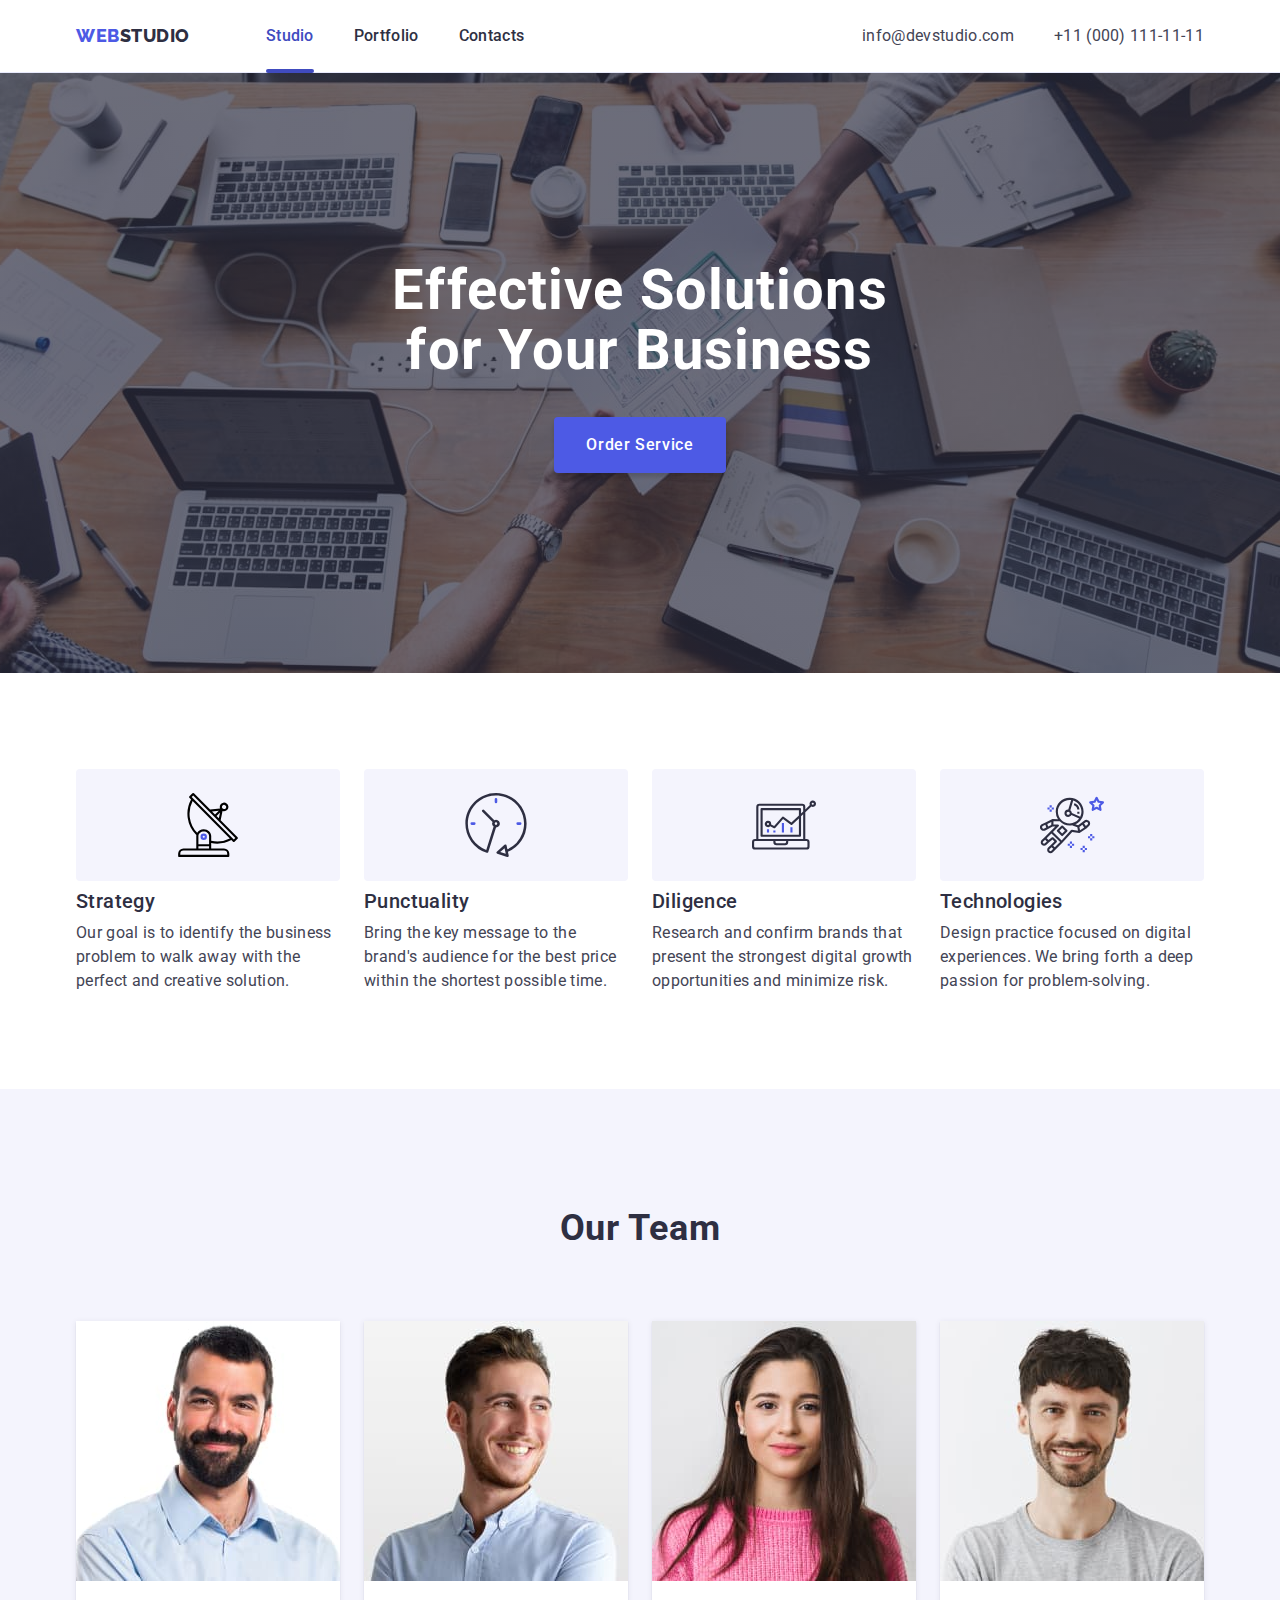
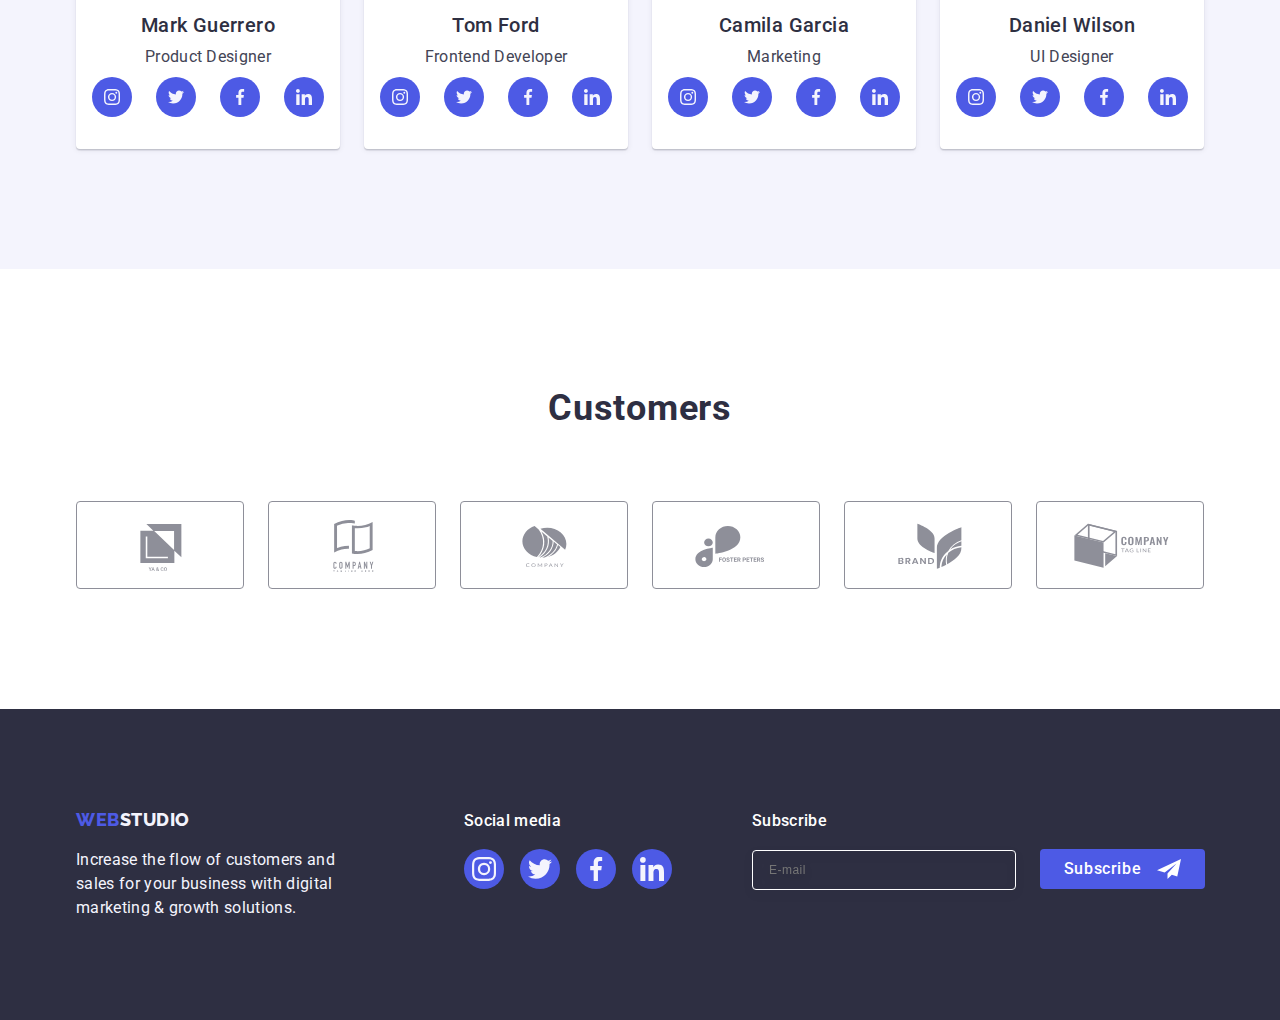
<file: index.html>
<!DOCTYPE html>
<html lang="en">
  <head>
    <meta charset="UTF-8" />
    <meta http-equiv="X-UA-Compatible" content="IE=edge" />
    <meta name="viewport" content="width=device-width, initial-scale=1.0" />
    <title>Webstudio</title>
    <link rel="preconnect" href="https://fonts.googleapis.com" />
    <link rel="preconnect" href="https://fonts.gstatic.com" crossorigin />
    <link rel="preconnect" href="https://fonts.googleapis.com" />
    <link rel="preconnect" href="https://fonts.gstatic.com" crossorigin />
    <link
      href="https://fonts.googleapis.com/css2?family=Raleway:wght@800&family=Roboto:wght@400;500;700;900&display=swap"
      rel="stylesheet"
    />
    <link
      rel="stylesheet"
      href="https://cdnjs.cloudflare.com/ajax/libs/modern-normalize/2.0.0/modern-normalize.min.css"
      integrity="sha512-4xo8blKMVCiXpTaLzQSLSw3KFOVPWhm/TRtuPVc4WG6kUgjH6J03IBuG7JZPkcWMxJ5huwaBpOpnwYElP/m6wg=="
      crossorigin="anonymous"
      referrerpolicy="no-referrer"
    />
    <link rel="stylesheet" href="./css/styles.css" />
  </head>
  <body>
    <header class="header-border">
      <div class="container header-container">
        <nav class="header-navigation">
          <a class="link web" href="./index.html"
            >Web<span class="web-studio">Studio</span></a
          >
          <ul class="header-navigation-list list">
            <li class="navigation-list">
              <a href="./index.html" class="header-nav link current">Studio</a>
            </li>
            <li class="navigation-list">
              <a href="./portfolio.html" class="header-nav link">Portfolio</a>
            </li>
            <li class="navigation-list">
              <a href="" class="header-nav link">Contacts</a>
            </li>
          </ul>
        </nav>
        <address class="adress">
          <ul class="header-navigation-adress list">
            <li>
              <a class="btn-adress-nav link" href="mailto:info@devstudio.com"
                >info@devstudio.com
              </a>
            </li>
            <li>
              <a class="btn-adress-nav link" href="tel:+110001111111"
                >+11 (000) 111-11-11</a
              >
            </li>
          </ul>
        </address>
        <button type="button" class="mobile__button" data-menu-open>
          <svg class="mobile__button_open" width="32" height="22">
            <use href="./images/icons.svg#icon-hamburger"></use>
          </svg>
        </button>
		  <div class="mobile__modal is-hidden" data-menu>
				<ul class="mobile__list list">
					<li class="mobile__item ">
					  <a href="./index1.html" class="mobile__header__nav link mobile__current">Studio</a>
					</li>
					<li class="mobile__item">
					  <a href="./portfolio.html" class="mobile__header__nav link">Portfolio</a>
					</li>
					<li class="mobile__item">
					  <a href="" class="mobile__header__nav link">Contacts</a>
					</li>
				 </ul>
			 <div class="mobile__bottom">
				 <ul class="mobile__contacts">
            <li class="mobile__list list">
              <a
                class="mobile__phone link"
					 href="tel:+380961111111"
              >
				  +38 096 111 11 11</a
              >
            </li>
            <li class="mobile__list list">
					<a
					  class="mobile__emailadress link"
					  href="mailto:info@devstudio.com"
					>
					info@devstudio.com</a
					>
				 </li>
            </li>
          </ul>
			 <ul class="list mobile__society">
            <li class="societ__item">
              <a href="" class="svg-link">
                <svg class="social-link" width="24" height="24">
                  <use href="./images/icons.svg#icon-instagram-2"></use>
                </svg>
              </a>
            </li>
            <li class="societ__item">
              <a href="" class="svg-link">
                <svg class="social-link" width="24" height="24">
                  <use href="./images/icons.svg#icon-twitter-1"></use>
                </svg>
              </a>
            </li>
            <li class="societ__item">
              <a href="" class="svg-link">
                <svg class="social-link" width="24" height="24">
                  <use href="./images/icons.svg#icon-facebook-1"></use>
                </svg>
              </a>
            </li>
            <li class="societ__item">
              <a href="" class="svg-link">
                <svg class="social-link" width="24" height="24">
                  <use href="./images/icons.svg#icon-linkedin-1"></use>
                </svg>
              </a>
            </li>
          </ul>
			</div>
			 <button class="menu__svg" type="button" data-menu-close>
				<svg class="menu__close" width="8" height="8">
				  <use href="./images/icons.svg#icon-close"></use>
				</svg>
			 </button>
	</div>
      </div>
    </header>
    <main>
		<section class="heero section">
			<div class="container">
			  <h1 class="heero-text">Effective Solutions for Your Business</h1>
			  <button type="button" class="btn-heero" data-modal-open>
				 Order Service
			  </button>
			</div>
		 </section>
		 <section class="description section">
			<div class="container">
			  <h2 class="visually-hidden">Our Rules</h2>
			  <ul class="list rules-main-list">
				 <li class="rules-list">
					<div class="rules-list-svg">
					  <svg width="64" height="64">
						 <use href="./images/icons.svg#icon-antenna-1"></use>
					  </svg>
					</div>
					<h3 class="description-main">Strategy</h3>
					<p class="description-secondary">
					  Our goal is to identify the business problem to walk away with
					  the perfect and creative solution.
					</p>
				 </li>
				 <li class="rules-list">
					<div class="rules-list-svg">
					  <svg width="64" height="64">
						 <use href="./images/icons.svg#icon-clock-1"></use>
					  </svg>
					</div>
					<h3 class="description-main">Punctuality</h3>
					<p class="description-secondary">
					  Bring the key message to the brand's audience for the best price
					  within the shortest possible time.
					</p>
				 </li>
				 <li class="rules-list">
					<div class="rules-list-svg">
					  <svg width="64" height="64">
						 <use href="./images/icons.svg#icon-diagram-1"></use>
					  </svg>
					</div>
					<h3 class="description-main">Diligence</h3>
					<p class="description-secondary">
					  Research and confirm brands that present the strongest digital
					  growth opportunities and minimize risk.
					</p>
				 </li>
				 <li class="rules-list">
					<div class="rules-list-svg">
					  <svg width="64" height="64">
						 <use href="./images/icons.svg#icon-astronaut-1"></use>
					  </svg>
					</div>
					<h3 class="description-main">Technologies</h3>
					<p class="description-secondary">
					  Design practice focused on digital experiences. We bring forth a
					  deep passion for problem-solving.
					</p>
				 </li>
			  </ul>
			</div>
		 </section>
		 <section class="team section">
			<div class="container">
			  <h2 class="team-our">Our Team</h2>
			  <ul class="list team-mainlist">
				 <li class="team-list">
					<picture>
						<source 
						srcset="./images/Mark.jpg 1x,
						./images/Mark-2x.jpg 2x"
						type="image/jpeg">
						<img  src="./images/Mark.jpg" alt="Mark_Photo" loading="lazy">
				 </picture>
					<div class="container-team">
					  <h3 class="team-names">Mark Guerrero</h3>
					  <p class="team-professions">Product Designer</p>
					  <ul class="list social-list">
						 <li class="social-item">
							<a href="" class="svg-link">
							  <svg class="social-link" width="16" height="16">
								 <use href="./images/icons.svg#icon-instagram-2"></use>
							  </svg>
							</a>
						 </li>
						 <li class="social-item">
							<a href="" class="svg-link">
							  <svg class="social-link" width="16" height="16">
								 <use href="./images/icons.svg#icon-twitter-1"></use>
							  </svg>
							</a>
						 </li>
						 <li class="social-item">
							<a href="" class="svg-link">
							  <svg class="social-link" width="16" height="16">
								 <use href="./images/icons.svg#icon-facebook-1"></use>
							  </svg>
							</a>
						 </li>
						 <li class="social-item">
							<a href="" class="svg-link">
							  <svg class="social-link" width="16" height="16">
								 <use href="./images/icons.svg#icon-linkedin-1"></use>
							  </svg>
							</a>
						 </li>
					  </ul>
					</div>
				 </li>
				 <li class="team-list">
					<picture>
						<source 
						srcset="./images/Tom.jpg 1x,
						./images/Tom-2x.jpg 2x"
						type="image/jpeg">
						<img  src="./images/Tom.jpg" alt="Tom_Photo" loading="lazy">
				 </picture>
					<div class="container-team">
					  <h3 class="team-names">Tom Ford</h3>
					  <p class="team-professions">Frontend Developer</p>
					  <ul class="list social-list">
						 <li class="social-item">
							<a href="" class="svg-link">
							  <svg class="social-link" width="16" height="16">
								 <use href="./images/icons.svg#icon-instagram-2"></use>
							  </svg>
							</a>
						 </li>
						 <li class="social-item">
							<a href="" class="svg-link">
							  <svg class="social-link" width="16" height="16">
								 <use href="./images/icons.svg#icon-twitter-1"></use>
							  </svg>
							</a>
						 </li>
						 <li class="social-item">
							<a href="" class="svg-link">
							  <svg class="social-link" width="16" height="16">
								 <use href="./images/icons.svg#icon-facebook-1"></use>
							  </svg>
							</a>
						 </li>
						 <li class="social-item">
							<a href="" class="svg-link">
							  <svg class="social-link" width="16" height="16">
								 <use href="./images/icons.svg#icon-linkedin-1"></use>
							  </svg>
							</a>
						 </li>
					  </ul>
					</div>
				 </li>
				 <li class="team-list">
					<picture>
						<source 
						srcset="./images/Camila.jpg 1x,
						./images/Camila-2x.jpg 2x"
						type="image/jpeg">
						<img  src="./images/Camila.jpg" alt="Camila_Photo" loading="lazy">
				 </picture>
					<div class="container-team">
					  <h3 class="team-names">Camila Garcia</h3>
					  <p class="team-professions">Marketing</p>
					  <ul class="list social-list">
						 <li class="social-item">
							<a href="" class="svg-link">
							  <svg class="social-link" width="16" height="16">
								 <use href="./images/icons.svg#icon-instagram-2"></use>
							  </svg>
							</a>
						 </li>
						 <li class="social-item">
							<a href="" class="svg-link">
							  <svg class="social-link" width="16" height="16">
								 <use href="./images/icons.svg#icon-twitter-1"></use>
							  </svg>
							</a>
						 </li>
						 <li class="social-item">
							<a href="" class="svg-link">
							  <svg class="social-link" width="16" height="16">
								 <use href="./images/icons.svg#icon-facebook-1"></use>
							  </svg>
							</a>
						 </li>
						 <li class="social-item">
							<a href="" class="svg-link">
							  <svg class="social-link" width="16" height="16">
								 <use href="./images/icons.svg#icon-linkedin-1"></use>
							  </svg>
							</a>
						 </li>
					  </ul>
					</div>
				 </li>
				 <li class="team-list">
					<picture>
						<source 
						srcset="./images/Daniel.jpg 1x,
						./images/Daniel-2x.jpg 2x"
						type="image/jpeg">
						<img  src="./images/Daniel.jpg" alt="Daniel_Photo" loading="lazy">
				 </picture>
					<div class="container-team">
					  <h3 class="team-names">Daniel Wilson</h3>
					  <p class="team-professions">UI Designer</p>
					  <ul class="list social-list">
						 <li class="social-item">
							<a href="" class="svg-link">
							  <svg class="social-link" width="16" height="16">
								 <use href="./images/icons.svg#icon-instagram-2"></use>
							  </svg>
							</a>
						 </li>
						 <li class="social-item">
							<a href="" class="svg-link">
							  <svg class="social-link" width="16" height="16">
								 <use href="./images/icons.svg#icon-twitter-1"></use>
							  </svg>
							</a>
						 </li>
						 <li class="social-item">
							<a href="" class="svg-link">
							  <svg class="social-link" width="16" height="16">
								 <use href="./images/icons.svg#icon-facebook-1"></use>
							  </svg>
							</a>
						 </li>
						 <li class="social-item">
							<a href="" class="svg-link">
							  <svg class="social-link" width="16" height="16">
								 <use href="./images/icons.svg#icon-linkedin-1"></use>
							  </svg>
							</a>
						 </li>
					  </ul>
					</div>
				 </li>
			  </ul>
			</div>
		 </section>
		 <section class="section customers-container">
			<div class="container ">
			  <h2 class="customers">Customers</h2>
			  <ul class="customers-list list">
				 <li class="customers-item">
					<a href="" class="customers-link-svg">
					  <svg class="customers-svg" width="104" height="56">
						 <use href="./images/icons.svg#icon-Logo"></use>
					  </svg>
					</a>
				 </li>
				 <li class="customers-item">
					<a href="" class="customers-link-svg">
					  <svg class="customers-svg" width="104" height="56">
						 <use href="./images/icons.svg#icon-Logo-1"></use>
					  </svg>
					</a>
				 </li>
				 <li class="customers-item">
					<a href="" class="customers-link-svg">
					  <svg class="customers-svg" width="104" height="56">
						 <use href="./images/icons.svg#icon-Logo-2"></use>
					  </svg>
					</a>
				 </li>
				 <li class="customers-item">
					<a href="" class="customers-link-svg">
					  <svg class="customers-svg" width="104" height="56">
						 <use href="./images/icons.svg#icon-Logo-3"></use>
					  </svg>
					</a>
				 </li>
				 <li class="customers-item">
					<a href="" class="customers-link-svg">
					  <svg class="customers-svg" width="104" height="56">
						 <use href="./images/icons.svg#icon-Logo-4"></use>
					  </svg>
					</a>
				 </li>
				 <li class="customers-item">
					<a href="" class="customers-link-svg">
					  <svg class="customers-svg" width="104" height="56">
						 <use href="./images/icons.svg#icon-Logo-5"></use>
					  </svg>
					</a>
				 </li>
			  </ul>
			</div>
		 </section>
	 </main>
    <footer class="footer">
      <div class="container footer-container">
        <div class="footer-tablet">
          <div class="footer-studio-flex">
            <a href="./index.html" class="link web-footer"
              >Web<span class="web-studio-footer">Studio</span>
            </a>
            <p class="footer-text">
              Increase the flow of customers and sales for your business with
              digital marketing & growth solutions.
            </p>
          </div>
          <div class="footer-social-links">
            <p class="footer-social-media">Social media</p>
            <ul class="list footer-social-list">
              <li class="footer-social-item">
                <a href="" class="svg-link">
                  <svg class="social-link" width="24" height="24">
                    <use href="./images/icons.svg#icon-instagram-2"></use>
                  </svg>
                </a>
              </li>
              <li class="footer-social-item">
                <a href="" class="svg-link">
                  <svg class="social-link" width="24" height="24">
                    <use href="./images/icons.svg#icon-twitter-1"></use>
                  </svg>
                </a>
              </li>
              <li class="footer-social-item">
                <a href="" class="svg-link">
                  <svg class="social-link" width="24" height="24">
                    <use href="./images/icons.svg#icon-facebook-1"></use>
                  </svg>
                </a>
              </li>
              <li class="footer-social-item">
                <a href="" class="svg-link">
                  <svg class="social-link" width="24" height="24">
                    <use href="./images/icons.svg#icon-linkedin-1"></use>
                  </svg>
                </a>
              </li>
            </ul>
          </div>
        </div>
        <div class="footer__form">
          <p class="footer__label">Subscribe</p>
          <form class="footer__email">
            <label class="label-input">
              <input
                type="email"
                name="email"
                placeholder="E-mail"
                class="input"
              />
            </label>
            <button class="label-btn" type="submit">
              Subscribe
              <svg class="label-btn-svg" width="24" height="24">
                <use href="./images/icons.svg#icon-Frame"></use>
              </svg>
            </button>
          </form>
        </div>
      </div>
    </footer>
    <div class="backdrop is-hidden" data-modal>
      <div class="modal container">
        <button type="button" class="modal-close-btn" data-modal-close>
          <svg class="svg-modal" width="8" height="8">
            <use href="./images/icons.svg#icon-close"></use>
          </svg>
        </button>
        <p class="modal-paragraph">
          Leave your contacts and we will call you back
        </p>
        <form class="modal-form">
          <div class="modal-form-container">
            <label class="modal-label" for="user-name"
              ><span class="modal-text">Name </span>
            </label>
            <div class="modal-div-label">
              <input
                type="text"
                id="user-name"
                name="user-name"
                class="modal-input"
              />
              <svg class="svg-form" width="18" height="24">
                <use href="./images/icons.svg#icon-person"></use>
              </svg>
            </div>
          </div>
          <div class="modal-form-container">
            <label class="modal-label" for="tel"
              ><span class="modal-text">Phone</span></label
            >
            <div class="modal-div-label">
              <input type="tel" name="tel" class="modal-input" id="tel" />
              <svg class="svg-form" width="18" height="24">
                <use href="./images/icons.svg#icon-phone"></use>
              </svg>
            </div>
          </div>
          <div class="modal-form-container">
            <label class="modal-label" for="email"
              ><span class="modal-text">Email</span></label
            >
            <div class="modal-div-label">
              <input
                type="email"
                name="email"
                class="modal-input"
                id="email"
              /><svg class="svg-form" width="18" height="24">
                <use href="./images/icons.svg#icon-email"></use>
              </svg>
            </div>
          </div>
          <div class="modal-form-container area">
            <label class="modal-label" for="user-comment">Comment</label>
            <textarea
              name="user-comment"
              id="user-comment"
              rows="7"
              placeholder="Text input"
              class="textarea"
            ></textarea>
          </div>
          <div class="modal-form-container divcheckbox">
            <input
              id="user-privacy"
              type="checkbox"
              class="input-checkbox visually-hidden"
              value="true"
              name="user-privacy"
            />
            <label class="checkbox" for="user-privacy"
              ><span class="check-box">
                <svg width="10" height="8" class="checkbox-svg">
                  <use href="./images/icons.svg#icon-click"></use></svg
              ></span>
              I accept the terms and conditions of the
              <a href="#" class="checkbox-link">Privacy Policy</a></label
            >
          </div>
          <button type="submit" class="modal-label-btn">Send</button>
        </form>
      </div>
    </div>
    <script src="./js/mobile-menu.js"></script>
    <script src="./js/modal.js"></script>
  </body>
</html>
</file>
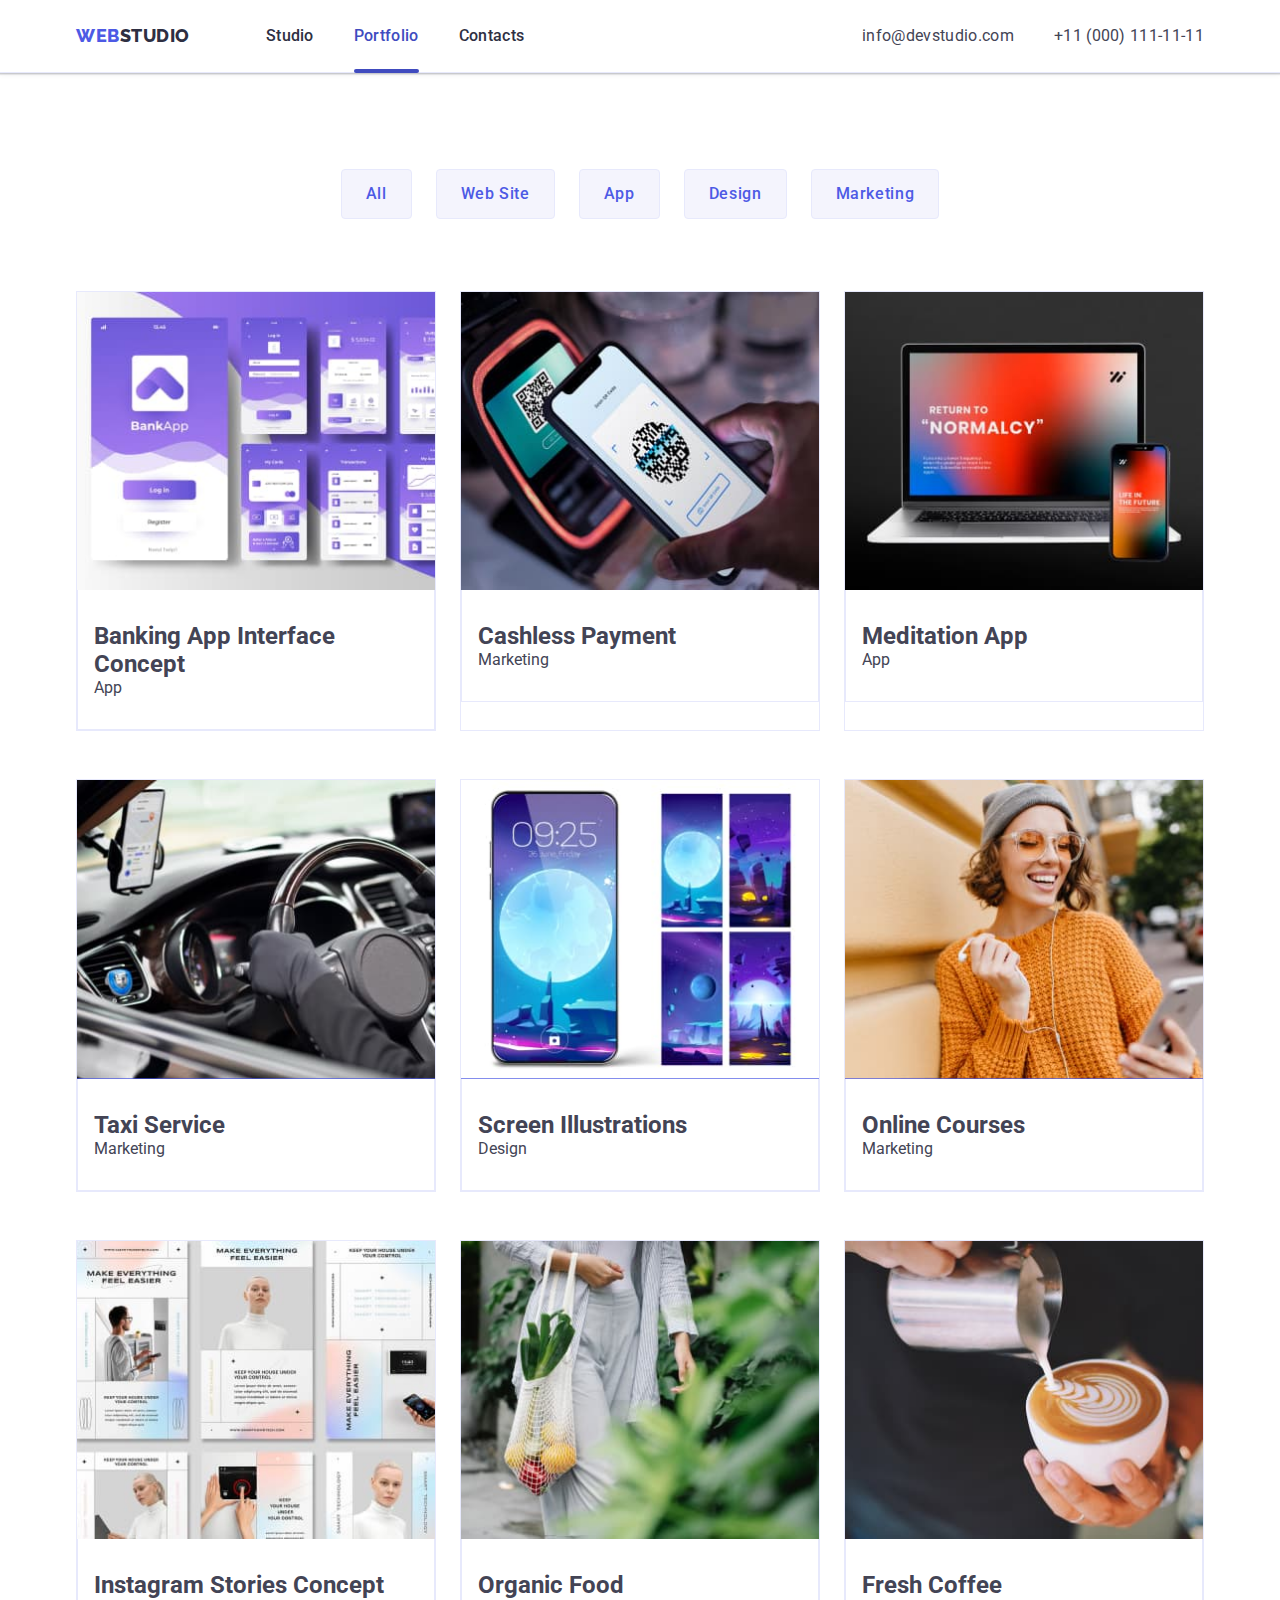
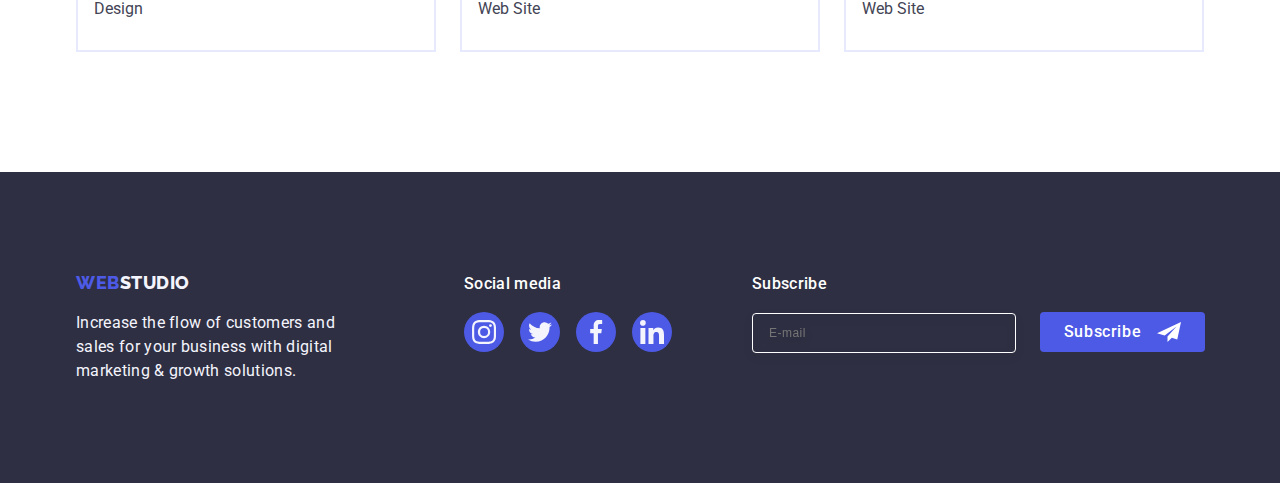
<file: portfolio.html>
<!DOCTYPE html>
<html lang="en">
  <head>
    <meta charset="UTF-8" />
    <meta http-equiv="X-UA-Compatible" content="IE=edge" />
    <meta name="viewport" content="width=device-width, initial-scale=1.0" />
    <title>Portfolio</title>
    <link rel="preconnect" href="https://fonts.googleapis.com" />
    <link rel="preconnect" href="https://fonts.gstatic.com" crossorigin />
    <link rel="preconnect" href="https://fonts.googleapis.com" />
    <link rel="preconnect" href="https://fonts.gstatic.com" crossorigin />
    <link
      href="https://fonts.googleapis.com/css2?family=Raleway:wght@800&family=Roboto:wght@400;500;700;900&display=swap"
      rel="stylesheet"
    />
    <link
      rel="stylesheet"
      href="https://cdnjs.cloudflare.com/ajax/libs/modern-normalize/2.0.0/modern-normalize.min.css"
      integrity="sha512-4xo8blKMVCiXpTaLzQSLSw3KFOVPWhm/TRtuPVc4WG6kUgjH6J03IBuG7JZPkcWMxJ5huwaBpOpnwYElP/m6wg=="
      crossorigin="anonymous"
      referrerpolicy="no-referrer"
    />
    <link rel="stylesheet" href="./css/styles.css" />
  </head>
  <body>
    <header class="header-border">
      <div class="container header-container">
        <nav class="header-navigation">
          <a class="link web" href="./index.html"
            >Web<span class="web-studio">Studio</span></a
          >
          <ul class="header-navigation-list list">
            <li class="navigation-list">
              <a href="./index.html" class="header-nav link">Studio</a>
            </li>
            <li class="navigation-list">
              <a href="./portfolio.html" class="header-nav link current"
                >Portfolio</a
              >
            </li>
            <li class="navigation-list">
              <a href="" class="header-nav link">Contacts</a>
            </li>
          </ul>
        </nav>
        <address class="adress">
          <ul class="header-navigation-adress list">
            <li>
              <a class="btn-adress link" href="mailto:info@devstudio.com"
                >info@devstudio.com
              </a>
            </li>
            <li>
              <a class="btn-adress link" href="tel:+110001111111"
                >+11 (000) 111-11-11</a
              >
            </li>
          </ul>
        </address>
      </div>
    </header>
    <main>
      <section class="section-portfolio-btn">
        <div class="container">
          <h1 class="visually-hidden">Portfolio</h1>
          <ul class="list portfolio-btn">
            <li>
              <button type="button" class="btn">All</button>
            </li>
            <li>
              <button type="button" class="btn">Web Site</button>
            </li>
            <li>
              <button type="button" class="btn">App</button>
            </li>
            <li>
              <button type="button" class="btn">Design</button>
            </li>
            <li>
              <button type="button" class="btn">Marketing</button>
            </li>
          </ul>
          <ul class="list portfolio-list">
            <li class="portfolio-item-list">
              <a href="#" class="link portfolio-link">
                <div class="overlay">
                  <img
                    src="./images/bankingapp.jpg"
                    alt="bankingapp"
                    width="360"
                    height="300"
                  />
                  <p class="overlay-text">
                    14 Stylish and User-Friendly App Design Concepts · Task
                    Manager App · Calorie Tracker App · Exotic Fruit Ecommerce
                    App · Cloud Storage App
                  </p>
                </div>
                <div class="portfolio-container">
                  <h2 class="rules-description">
                    Banking App Interface Concept
                  </h2>
                  <p class="rules-work">App</p>
                </div>
              </a>
            </li>
            <li class="portfolio-item-list">
              <a href="#" class="link portfolio-link">
                <div class="overlay">
                  <img
                    src="./images/payment.jpg"
                    alt="payment"
                    width="360"
                    height="300"
                  />
                  <p class="overlay-text">
                    14 Stylish and User-Friendly App Design Concepts · Task
                    Manager App · Calorie Tracker App · Exotic Fruit Ecommerce
                    App · Cloud Storage App
                  </p>
                </div>
                <div class="portfolio-container">
                  <h2 class="rules-description">Cashless Payment</h2>
                  <p class="rules-work">Marketing</p>
                </div></a
              >
            </li>
            <li class="portfolio-item-list">
              <a href="#" class="link portfolio-link">
                <div class="overlay">
                  <img
                    src="./images/Meditationapp.jpg"
                    alt="Meditation"
                    width="360"
                    height="300"
                  />
                  <p class="overlay-text">
                    14 Stylish and User-Friendly App Design Concepts · Task
                    Manager App · Calorie Tracker App · Exotic Fruit Ecommerce
                    App · Cloud Storage App
                  </p>
                </div>
                <div class="portfolio-container">
                  <h2 class="rules-description">Meditation App</h2>
                  <p class="rules-work">App</p>
                </div></a
              >
            </li>
            <li class="portfolio-item-list">
              <a href="#" class="link portfolio-link">
                <div class="overlay">
                  <img
                    src="./images/Taxi.jpg"
                    alt="TaxiService"
                    width="360"
                    height="300"
                  />
                  <p class="overlay-text">
                    14 Stylish and User-Friendly App Design Concepts · Task
                    Manager App · Calorie Tracker App · Exotic Fruit Ecommerce
                    App · Cloud Storage App
                  </p>
                </div>
                <div class="portfolio-container">
                  <h2 class="rules-description">Taxi Service</h2>
                  <p class="rules-work">Marketing</p>
                </div></a
              >
            </li>
            <li class="portfolio-item-list">
              <a href="#" class="link portfolio-link">
                <div class="overlay">
                  <img
                    src="./images/screen.jpg"
                    alt="screenillustration"
                    width="360"
                    height="300"
                  />
                  <p class="overlay-text">
                    14 Stylish and User-Friendly App Design Concepts · Task
                    Manager App · Calorie Tracker App · Exotic Fruit Ecommerce
                    App · Cloud Storage App
                  </p>
                </div>
                <div class="portfolio-container">
                  <h2 class="rules-description">Screen Illustrations</h2>
                  <p class="rules-work">Design</p>
                </div></a
              >
            </li>
            <li class="portfolio-item-list">
              <a href="#" class="link portfolio-link">
                <div class="overlay">
                  <img
                    src="./images/OnlineCourses.jpg"
                    alt="OnlineCourses"
                    width="360"
                    height="300"
                  />
                  <p class="overlay-text">
                    14 Stylish and User-Friendly App Design Concepts · Task
                    Manager App · Calorie Tracker App · Exotic Fruit Ecommerce
                    App · Cloud Storage App
                  </p>
                </div>
                <div class="portfolio-container">
                  <h2 class="rules-description">Online Courses</h2>
                  <p class="rules-work">Marketing</p>
                </div></a
              >
            </li>
            <li class="portfolio-item-list">
              <a href="#" class="link portfolio-link">
                <div class="overlay">
                  <img
                    src="./images/Instagram.jpg"
                    alt="Instagramstories"
                    width="360"
                    height="300"
                  />
                  <p class="overlay-text">
                    14 Stylish and User-Friendly App Design Concepts · Task
                    Manager App · Calorie Tracker App · Exotic Fruit Ecommerce
                    App · Cloud Storage App
                  </p>
                </div>
                <div class="portfolio-container">
                  <h2 class="rules-description">Instagram Stories Concept</h2>
                  <p class="rules-work">Design</p>
                </div></a
              >
            </li>
            <li class="portfolio-item-list">
              <a href="#" class="link portfolio-link">
                <div class="overlay">
                  <img
                    src="./images/organicfood.jpg"
                    alt="bankingapp"
                    width="360"
                    height="300"
                  />
                  <p class="overlay-text">
                    14 Stylish and User-Friendly App Design Concepts · Task
                    Manager App · Calorie Tracker App · Exotic Fruit Ecommerce
                    App · Cloud Storage App
                  </p>
                </div>
                <div class="portfolio-container">
                  <h2 class="rules-description">Organic Food</h2>
                  <p class="rules-work">Web Site</p>
                </div></a
              >
            </li>
            <li class="portfolio-item-list">
              <a href="#" class="link portfolio-link">
                <div class="overlay">
                  <img
                    src="./images/freshcofee.jpg"
                    alt="freshcofee"
                    width="360"
                    height="300"
                  />
                  <p class="overlay-text">
                    14 Stylish and User-Friendly App Design Concepts · Task
                    Manager App · Calorie Tracker App · Exotic Fruit Ecommerce
                    App · Cloud Storage App
                  </p>
                </div>
                <div class="portfolio-container">
                  <h2 class="rules-description">Fresh Coffee</h2>
                  <p class="rules-work">Web Site</p>
                </div>
              </a>
            </li>
          </ul>
        </div>
      </section>
    </main>
    <footer class="footer">
      <div class="container footer-container">
        <div class="footer-studio-flex">
          <a href="./index.html" class="link web-footer"
            >Web<span class="web-studio-footer">Studio</span>
          </a>
          <p class="footer-text">
            Increase the flow of customers and sales for your business with
            digital marketing & growth solutions.
          </p>
        </div>
        <div class="footer-social-links">
          <p class="footer-social-media">Social media</p>
          <ul class="list footer-social-list">
            <li class="footer-social-item">
              <a href="" class="svg-link">
                <svg class="social-link" width="24" height="24">
                  <use href="./images/icons.svg#icon-instagram-2"></use>
                </svg>
              </a>
            </li>
            <li class="footer-social-item">
              <a href="" class="svg-link">
                <svg class="social-link" width="24" height="24">
                  <use href="./images/icons.svg#icon-twitter-1"></use>
                </svg>
              </a>
            </li>
            <li class="footer-social-item">
              <a href="" class="svg-link">
                <svg class="social-link" width="24" height="24">
                  <use href="./images/icons.svg#icon-facebook-1"></use>
                </svg>
              </a>
            </li>
            <li class="footer-social-item">
              <a href="" class="svg-link">
                <svg class="social-link" width="24" height="24">
                  <use href="./images/icons.svg#icon-linkedin-1"></use>
                </svg>
              </a>
            </li>
          </ul>
        </div>
        <div class="footer__form">
          <p class="footer__label">Subscribe</p>

          <form class="footer__email">
            <label class="label-input">
              <input
                type="email"
                name="email"
                placeholder="E-mail"
                class="input"
              />
            </label>
            <button type="submit" class="label-btn" data-modal-open>
              Subscribe
              <svg class="label-btn-svg" width="24" height="24">
                <use href="./images/icons.svg#icon-Frame"></use>
              </svg>
            </button>
          </form>
        </div>
      </div>
    </footer>
  </body>
</html>
</file>
<file: css/styles.css>
/* === VARIABLES === */
:root {
	--primary-blue: #4D5AE5;
	--pressed-blue: #404BBF;
	--overlay-dark:#2E2F42;
	--success-message:#31D0AA;
	--main-text:#434455;
	--secondary-text:#8E8F99;
	--accent-color:#E7E9FC;
	--background-lite:#F4F4FD;
	--hero-background:#2E2F42;
	--white-background:#FFFFFF;
	--modal-background:#FCFCFC;
	--btn-color:rgba(0, 0, 0, 0.15);
	--text-shadow:rgba(0, 0, 0, 0.25);
	--box-shadow:rgba(46, 47, 66, 0.08), 0px 1px 1px 0px rgba(46, 47, 66, 0.16), 0px 1px 6px 0px rgba(46, 47, 66, 0.08);
	}
	/* === BASE STYLES === */
	*,
*::before,
*::after {
  box-sizing: border-box;
}
ul,
ol {
  padding: 0;
}
body,
h1,
h2,
h3,
h4,
p,
ul,
ol,
li,
figure,
figcaption,
blockquote,
dl,
dd {
  margin: 0;
}
body {
	font-family: "Roboto", sans-serif;
	color: var(--main-text);
	background-color: var(--white-background);
}
address {
	font-style: normal;
}
a {
		text-decoration: none;
		color: currentColor;
	}
img {
	display: block;
	max-width: 100%;
	height: auto;
	
}
/* === COMPONENT STYLES === */
.container {
	max-width: 428px;
	padding-left: 16px;
	padding-right: 16px;
	margin: 0 auto;
 }
 @media screen and (min-width: 768px) {
	.container {
	  max-width: 768px;
	}
 }
 @media screen and (min-width: 1158px) {
	.container {
	  max-width: 1158px;
	  padding-left: 15px;
	  padding-right: 15px;
	  
	}
 }

.backdrop {
	position: fixed;
	top: 0;
	left: 0;
	width: 100%;
	height: 100%;
	background-color: rgba(46, 47, 66, 0.4);
	opacity: 1;
	transition: opacity 250ms cubic-bezier(0.4, 0, 0.2, 1),
	  visibility 250ms cubic-bezier(0.4, 0, 0.2, 1);
 }
.modal {
	width: 95%;
	max-width: 392px;
	height: 95%;
	max-height: 584px;
	overflow: scroll;
	position: absolute;
	top: 50%;
	left: 50%;
	padding: 72px 24px 24px 24px;
	transform: translate(-50%, -50%) scale(1);
	transition: transform 250ms cubic-bezier(0.4, 0, 0.2, 1);
	border-radius: 4px;
	background: var(--modal-background);
	box-shadow: 0px 2px 1px 0px rgba(0, 0, 0, 0.20), 0px 1px 3px 0px rgba(0, 0, 0, 0.12), 0px 1px 1px 0px rgba(0, 0, 0, 0.14);
}
@media screen and (min-width:768px) {
	.modal {
		width: 100%;
		height: 100%;
		max-width: 408px;
	}
}
@media screen and (min-width:1158px) {
	.modal {
		overflow: unset;
	}
}
.modal-close-btn {
	position: absolute;
	top: 24px;
	right: 24px;
	display: flex;
	justify-content: center;
	  align-items: center;
	  width: 24px;
	  height: 24px;
	border-radius: 50%;
	border: 1px solid rgba(0, 0, 0, 0.1);
	background-color: var(--accent-color);
	padding: 0;
	cursor: pointer;
	transition: background-color 250ms cubic-bezier(0.4, 0, 0.2, 1), border 250ms cubic-bezier(0.4, 0, 0.2, 1);
}
.modal-close-btn:hover,
.modal-close-btn:focus {
	fill: var(--white-background);
	background-color: var(--pressed-blue);
	border: none;
}
.is-hidden {
	opacity: 0;
	visibility: hidden;
	pointer-events: none;
}
.backdrop.is-hidden .modal {
	transform: translate(-50%, -50%) scale(0.5);
 }
 .svg-modal {
	transition: fill 250ms cubic-bezier(0.4, 0, 0.2, 1);
 }
.visually-hidden {
	position: absolute;
	width: 1px;
	height: 1px;
	margin: -1px;
	border: 0;
	padding: 0;
	white-space: nowrap;
	clip-path: inset(100%);
	clip: rect(0 0 0 0);
	overflow: hidden;
	}
.section {
padding: 120px 0;
}
.section-portfolio-btn {
padding: 96px 0 120px 0;
}
.portfolio-btn {
display: flex;
gap: 24px;
flex-wrap: wrap;
text-align: center;
justify-content: center;
margin-bottom: 72px;
}
.btn {
background-color: var(--background-lite);
color: var(--primary-blue);
font-family: "Roboto", sans-serif;
font-size: 16px;
font-weight: 500;
line-height: 1.5;
letter-spacing: 0.04em;
cursor: pointer;
display: block;
padding: 12px 24px;
border-radius: 4px;
border: 1px solid var(--accent-color);
transition: color 250ms cubic-bezier(0.4, 0, 0.2, 1), background-color 250ms cubic-bezier(0.4, 0, 0.2, 1), border-color 250ms cubic-bezier(0.4, 0, 0.2, 1), box-shadow 250ms cubic-bezier(0.4, 0, 0.2, 1); 
}
.btn:hover,
.btn:focus {
background-color: var(--pressed-blue);
color: var(--white-background);
border: 1px solid transparent ;
box-shadow: 0px 2px 2px 0px rgba(0, 0, 0, 0.12), 0px 2px 1px 0px rgba(0, 0, 0, 0.08), 0px 3px 1px 0px rgba(0, 0, 0, 0.10);
}
.btn-adress {
font-size: 16px;
line-height: 1.5;
font-weight: 400;
letter-spacing: 0.02em;
transition: color 250ms cubic-bezier(0.4, 0, 0.2, 1); 
}
.btn-adress:hover,
.btn-adress:focus {
color: var(--pressed-blue);
}
.btn-adress-nav {
	font-size: 12px;
	line-height: 1.17;
	letter-spacing: 0.04em;
	transition: color 250ms cubic-bezier(0.4, 0, 0.2, 1); 
}
@media screen and (min-width:1158px) {
	.btn-adress-nav {
		font-size: 16px;
		line-height: 1.5;
		font-weight: 400;
		letter-spacing: 0.02em;
	}
}
.btn-adress-nav:hover,
.btn-adress-nav:focus {
color: var(--pressed-blue);
}
.list {
list-style: none;
}
.link {
text-decoration: none;
}
.svg-link {
	width: 100%;
	height: 100%;
	background-color:var(--primary-blue);
	border-radius: 50%;
	display: flex;
	align-items: center;
	justify-content: center;
	transition: background-color 250ms cubic-bezier(0.4, 0, 0.2, 1);
}
.social-link {
 fill: var(--background-lite);
  transition: fill 250ms cubic-bezier(0.4, 0, 0.2, 1);
}
.svg-link:hover,
.svg-link:focus {
  background-color: var(--pressed-blue);
}
.svg-link:hover .social-link,
.svg-link:focus .social-link {
  fill: var(--background-lite);
}
/* === MODAL === */
.modal-paragraph {
	text-align: center;
	margin-bottom: 16px;
	font-size: 16px;
	font-weight: 500;
	line-height: 1.5;
	letter-spacing: 0.02em;
	color: var(--overlay-dark);
}
.modal-form {
	margin: 0 auto;
	width: 100%;
	height: auto;
}
.modal-form-container {
	margin-bottom: 8px;
	position: relative;
}
.area {
	margin-bottom: 16px;
}
.divcheckbox {
	margin-bottom: 24px;
}
.modal-label {
	display: block;
	font-size: 12px;
	line-height: 1.17;
	letter-spacing: 0.04em;
	color: var(--secondary-text);
	margin-bottom: 4px;
}
.modal-text {
	display: block;
	color: var(--secondary-text);
	margin-top: 8px;
}
.modal-div-label {
	position: relative;
}
.modal-input {
	width: 100%;
	height: 40px;
	border: 1px solid  rgba(46, 47, 66, 0.4);
	border-radius: 4px;
	cursor: pointer;
	padding-left: 38px;
	outline: none;
	outline: transparent;
	color: var(--overlay-dark);
	background-color: transparent;
	transition: border-color 250ms cubic-bezier(0.4, 0, 0.2, 1);
 }
.modal-input:focus {
		border-color: var(--primary-blue);
	}
.modal-input:focus + .svg-form{
fill: var(--primary-blue);
}
.svg-form {
	fill: var(--overlay-dark);
	position: absolute;
	top: 50%;
	transform: translateY(-50%);
	left: 16px;
	transition: fill 250ms cubic-bezier(0.4, 0, 0.2, 1);
}
.textarea {
	resize: none;
	width: 100%;
	height: 120px;
	border: 1px solid rgba(46, 47, 66, 0.4) ;
	box-sizing: border-box;
	border-radius: 4px;
	padding: 8px 16px;
	font-family: Roboto;
	font-size: 12px;
	line-height: 1.17;
	letter-spacing: 0.04em;
	font-style: normal;
 color: rgba(46, 47, 66, 0.4); ;
	background-color: transparent;
	outline: transparent;
	transition: border-color 250ms cubic-bezier(0.4, 0, 0.2, 1);
 }
 .textarea:focus {
	border-color: var(--primary-blue);
 }

.input-checkbox {
	position: absolute;
}
.checkbox {
	color: var(--secondary-text);
	font-size: 12px;
	line-height: 1.17;
	letter-spacing: 0.04em;
}
.input-checkbox:checked + .checkbox span {
	background-color: var(--pressed-blue);
	border: none;
	fill: var(--background-lite);
 }
.check-box {
	width: 16px;
	height: 16px;
	display: inline-flex;
	justify-content: center;
	align-items: center;
	fill: transparent;
	transition: background-color 250ms cubic-bezier(0.4, 0, 0.2, 1), border 250ms cubic-bezier(0.4, 0, 0.2, 1), fill 250ms cubic-bezier(0.4, 0, 0.2, 1);
	border: 1px solid rgba(46, 47, 66, 0.4);
	border-radius: 2px; 
	margin-right: 8px;
}
.checkbox-link {
	color: var(--primary-blue);
	text-decoration: underline;
}
.modal-label-btn {
	display: block;
	margin: 0 auto;
	min-width: 169px;
	height: 56px;
	background-color: var(--primary-blue);
	color: var(--white-background);
	font-size: 16px;
	font-weight: 500;
	line-height: 1.5;
	letter-spacing: 0.04em;
	box-shadow: 0px 4px 4px rgba(0, 0, 0, 0.15);
	border: none;
	border-radius: 4px;
	cursor: pointer;
	transition: background-color 250ms cubic-bezier(0.4, 0, 0.2, 1);
}
.mobile__button {
	border: none;
	background-color: transparent;
	display: flex;
	align-items: center;
	justify-content: center;
	right: 15px;
	cursor: pointer;
}
@media screen and (min-width: 768px) {
  .mobile__button {
    display: none;
  }
}

.mobile__button_open {
	transition: fill 250ms cubic-bezier(0.4, 0, 0.2, 1);
	width: 32px;
	height: 22px;	
}
.mobile__button:hover .mobile__button_open,
.mobile__button:focus .mobile__button_open {
  fill: var(--pressed-blue);
}
.mobile__modal {
	position: fixed;
  z-index: 10;
  top: 0;
  left: 0;
  width: 100vw;
  height: 100vh;
  padding: 80px 35px 40px 40px;
  background-color: var(--white-background);
  display: flex;
	flex-direction: column;
	justify-content: space-between;
  overflow-y: auto;
 
}
.mobile__modal .is-hidden {
	transform: translateX(0);
	opacity: 0;
	visibility: hidden;
	pointer-events: none;
 }
 .mobile__modal .container {
	padding-left: 40px;
	padding-right: 35px;
	display: flex;
	flex-direction: column;
	min-height: 796px;
	height: 100%;
 }
 .mobile__item:not(:last-child) {
	margin-bottom: 40px;
 }
 @media screen and (min-width: 768px) {
	.mobile__modal {
	  display: none;
	}
 }
.mobile__contacts {
	margin-bottom: 48px;
}
.mobile__list {
	transition: fill 250ms cubic-bezier(0.4, 0, 0.2, 1);
	color: var(--overlay-dark);
}
.mobile__list:hover .mobile__header__nav,
.mobile__list:focus .mobile__header__nav {
	color: var(--pressed-blue);

}
.mobile__list:not(:last-child) {
	margin-bottom:40px;
 }
 
.mobile__header__nav {
	font-size: 36px;
	font-weight: 700;
	line-height: 1.11;
	letter-spacing: 0.02em;
}
.mobile__header__nav:hover,
.mobile__header__nav:focus {
	color: var(--pressed-blue);
}
.mobile__current	{
	color: var(--pressed-blue);
}
.mobile__bottom {
	margin-top: auto;
}
.mobile__phone {
	font-size: 36px;
	font-weight: 700;
	line-height: 1.11;
	letter-spacing: 0.02em;
}
.mobile__phone:hover,
.mobile__phone:focus {
	color: var(--pressed-blue);
}
.mobile__emailadress {
	font-size: 20px;
	font-weight: 500;
	line-height: 1.2;
	letter-spacing: 0.02em;
}
.mobile__emailadress:hover,
.mobile__emailadress:focus {
	color: var(--pressed-blue);
}
.menu__svg {
	position: absolute;
    width: 33px;
    height: 33px;
    border: none;
    background-color: var(--white-background); 
    top: 24px;
    right: 48px;
    display: flex;
    justify-content: center;
    align-items: center;
    width: 24px;
    height: 24px;
    padding: 0;
    cursor: pointer;
	 border-radius: 50%;
	border: 1px solid rgba(0, 0, 0, 0.1);
    transition: background-color 250ms cubic-bezier(0.4, 0, 0.2, 1), border 250ms cubic-bezier(0.4, 0, 0.2, 1);
}
.menu__close {
	transition: fill 250ms cubic-bezier(0.4, 0, 0.2, 1);
}
.mobile__society {
	display: flex;
	gap: 25px;
}
@media screen and (min-width:428px) {
	.mobile__society {
		gap: 56px;
	}
}
.societ__item {
	width: 40px;
	height: 40px;
}
.svg-link:hover,
.svg-link:focus {
  background-color: var(--pressed-blue);
}
/* === HEADER ===  */
.header-border {
	border-bottom: 1px solid var(--accent-color);
	box-shadow: 0px 2px 1px rgba(46, 47, 66, 0.08), 0px 1px 1px rgba(46, 47, 66, 0.16), 0px 1px 6px rgba(46, 47, 66, 0.08);
}
@media screen and (max-width:767px) {
	.header-border {
		padding-top: 24px;
		padding-bottom: 24px;
	}
	
}

.header-container {
	display: flex;
	align-items: center;
	position: relative;
}
.web {
color: var(--primary-blue);
font-family: "Raleway",sans-serif;
font-weight: 800;
font-size: 18px;
line-height: 1.17;
letter-spacing: 0.03em;
text-transform: uppercase;
display: flex;
align-items: center;
margin-left: auto;
margin-right: 76px;
}
.web-studio {
color: var(--overlay-dark);
}
.header-navigation {
	display: flex;
	align-items: center;
}
.adress {
	margin-left: auto;
}
.header-navigation-adress {
	display: none;
	
}
@media screen and (min-width:768px) {
	.header-navigation-adress {
		display: flex;
		flex-direction: column;
		gap: 12px;
		transition: color 250ms cubic-bezier(0.4, 0, 0.2, 1); 
	}
}
@media screen and (min-width:1158px) {
	.header-navigation-adress {
		display: flex;
		flex-direction: row;
		gap: 40px;
		transition: color 250ms cubic-bezier(0.4, 0, 0.2, 1); 
	}
}

.header-navigation-list {
	display: none;
	position: relative;;
}
@media screen and (min-width:768px) {
	.header-navigation-list {
		display: flex;
		margin-left: auto;
		gap: 40px;
	}
}


.header-nav {
	display: block;
	padding: 24px 0;
	color:var(--overlay-dark);
	font-size: 16px;
	font-weight: 500;
	line-height: 1.5; 
	letter-spacing: 0.02em;
	position: relative;
	transition: color 250ms cubic-bezier(0.4, 0, 0.2, 1);
}
.header-nav:hover,
.header-nav:focus {
	color: var(--pressed-blue);
}
.navigation-list {
	position: relative;
}
.current {
	color: var(--pressed-blue);
}
.current::after {
  content: "";
  background-color: var(--pressed-blue);
  width: 100%;
  height: 4px;
  border-radius: 2px;
  display: block;
  position: absolute;
  bottom: -1px;
}
	/* === BODY === */
	/* === HEERO === */
	.heero {
	padding: 112px 0;
	margin: 0 auto;
	max-width: 767px;
	border-color: rgba(46, 47, 66, 0.70);
	background-image: linear-gradient(
      rgba(46, 47, 66, 0.70),
      rgba(46, 47, 66, 0.70)
    ),
url(../images/heero-mobile-1x.jpg);
	background-repeat: no-repeat;
	background-size: cover;
	background-position: center;
	}
	@media (min-device-pixel-ratio: 2), (min-resolution: 192dpi), (min-resolution: 2dppx) {
		.heero {
		background-image: linear-gradient(
      rgba(46, 47, 66, 0.70),
      rgba(46, 47, 66, 0.70)),
		url(../images/heero-mobile-2x.jpg);
		 }

	}
	@media screen and (min-width:768px) {
		.heero {
			max-width: 1157px;
			background-image: linear-gradient(
				rgba(46, 47, 66, 0.70),
				rgba(46, 47, 66, 0.70)
			 ),
		url(../images/heero-tablet-1x.jpg);
			background-repeat: no-repeat;
			background-size: cover;
			background-position: center;
		}
	}
	@media screen and (min-width: 768px) and (min-device-pixel-ratio: 2), screen and (min-width: 768px) and (min-resolution: 192dpi), screen and (min-width: 768px) and (min-resolution: 2dppx) {
		.heero {
			background-image: linear-gradient(
			rgba(46, 47, 66, 0.70),
			rgba(46, 47, 66, 0.70)),
			url(../images/heero-tablet-2x.jpg);
			 }
	}
	@media screen and (min-width:1158px) {
		.heero {
			padding: 188px 0;
			height: 600px;
			max-width: 1440px;
			background-image: linear-gradient(
      rgba(46, 47, 66, 0.70),
      rgba(46, 47, 66, 0.70)
    ),
url(../images/heero-pc-1x.jpg);
	background-repeat: no-repeat;
	background-size: cover;
	background-position: center;
		}
	}
	@media screen and (min-width: 1158px) and (min-device-pixel-ratio: 2), screen and (min-width: 1158px) and (min-resolution: 192dpi), screen and (min-width: 1158px) and (min-resolution: 2dppx) {
		.heero {
			background-image: linear-gradient(
			rgba(46, 47, 66, 0.70),
			rgba(46, 47, 66, 0.70)),
			url(../images/heero-pc-2x.jpg);
			 }
	}
	.heero-text {
		color: var(--white-background);
		text-align: center;
		font-size: 36px;
		font-weight: 700;
		line-height: 1.11;
		letter-spacing: 0.02em;
		max-width: 320px;
		margin-top: 0;
		margin-bottom: 72px;
		margin-left: auto;
		margin-right: auto
	}
	@media screen and (min-width:768px) {
		.heero-text {
		font-size: 56px;
		line-height: 1.07;
		letter-spacing: 0.02em;
		max-width: 496px;
		margin-top: 0;
		margin-bottom: 36px;
		}
		
	}
	.btn-heero {
		background-color: var(--primary-blue);
		color: var(--white-background);
		font-family: "Roboto", sans-serif;
		font-size: 16px;
		font-weight: 500;
		line-height: 1.5;
		letter-spacing: 0.04em;
		cursor: pointer;
		padding: 16px 32px;
		border-radius: 4px;
		box-shadow: 0px 4px 4px 0px var(--btn-color);
		display: block;
		margin: 0 auto;
		min-width: 169px;
		height: 56px;
		border: none;
		transition: background-color 250ms cubic-bezier(0.4, 0, 0.2, 1);
		
	}
	.btn-heero:hover,
	.btn-heero:focus {
		background-color: var(--pressed-blue);
	}
	/* === DESCRIPTION === */
	.description {
		background-color: var(--white-background);
		padding: 96px 0;
	}
	.rules-main-list {
		margin: 0 auto;
	}
	@media screen and (min-width:768px) {
		.rules-main-list {
			display: flex;
			flex-wrap: wrap;
			gap: 72px 24px;
		}
		
	}
	@media screen and (min-width:1158px) {
		.rules-main-list {
		}
		
	}
	@media screen and (max-width:767px) {
	.rules-list:not(:last-child) {
		margin-bottom: 72px;
	}
}
	@media screen and (min-width:768px) {
	.rules-list {
		margin-bottom: 0;
		width: 356px;
	}
}
@media screen and (min-width:1158px) {
	.rules-list {
		width: calc((100% - 3*24px)/4);
	}
}
	.rules-list-svg {
		background-color: var(--background-lite);
		width: 264px;
		height: 112px;
		border-radius: 4px;
		margin-bottom: 8px;
		display: none;
	}
	@media screen and (min-width:768px) {
		.rules-list-svg {
		justify-content: center;
		align-items: center;
		}
		
	}
	@media screen and (min-width:1158px) {
		.rules-list-svg {
			display: flex;
		}
		
	}
	.description-main {
		color: var(--overlay-dark);
		font-size: 36px;
		font-weight: 700;
		line-height: 1.11;
		letter-spacing: 0.02em;
		margin-bottom: 8px;
		text-align: center;
		}
		@media screen and (min-width:768px ) {
			.description-main {
			text-align: left	;
			}}
	@media screen and (min-width:1158px ) {
		.description-main {
			font-size: 20px;
			font-weight: 500;
			line-height: 1.2;
			letter-spacing: 0.02em;
			margin-bottom: 8px;
			text-align: left;
		}
		
	}
		.description-secondary {
		font-size: 16px;
		font-weight: 500;
		line-height: 1.5;
		letter-spacing: 0.02em;
		text-shadow: 0px 4px 4px 0px var(--text-shadow);
		}
		@media screen and (min-width:1158px) {
			.description-secondary	{
		font-weight: 400;
			}
			
		}
		/* === TEAM SECTION === */
		.team {
			background-color: var(--background-lite);
		}
		.team-our {
			font-size: 36px;
			line-height: 1.11;
			text-align: center;
			font-weight: 700;
			letter-spacing: 0.02em;
			text-transform: capitalize;
			color: var(--overlay-dark);
			margin-bottom: 72px;
		}

		.team-mainlist {
			display: flex;
			flex-direction: column;
			align-items: center;
			gap: 72px;
		}
		@media screen and (min-width:768px) {
			.team-mainlist {
				display: flex;
				flex-wrap: wrap;
				flex-direction: row;
				justify-content: center;
				gap: 64px 24px;
			}
		}
		@media screen and (min-width:1158px) {
			.team-mainlist {
				gap: 24px;
			}
		}

		.team-list {
			max-width: max-content;
			background-color: var(--white-background);
			color: var(--box-shadow);
			border-radius: 0px 0px 4px 4px;
			box-shadow: 0px 2px 1px 0px rgba(46, 47, 66, 0.08), 0px 1px 1px 0px rgba(46, 47, 66, 0.16), 0px 1px 6px 0px rgba(46, 47, 66, 0.08);
		}

		.container-team {
			padding: 32px 0px;
		}
		@media screen and (min-width:768px) {
			.container-team {

			}
		}
		@media screen and (min-width:1158px) {
			.container-team {
				padding: 32px 0;
			}
		}
		.team-names {
			color: var(--hero-background);
			font-size: 20px;
			font-weight: 500;
			line-height: 1.2;
			letter-spacing: 0.02em;
			text-align: center;
			margin-bottom: 8px;
		}
		.team-professions {
			font-size: 16px;
			font-weight: 400;
			line-height: 1.5;
			letter-spacing: 0.02em;
			text-align: center;
			margin-bottom: 8px;
		}
		.social-list {
			display: flex;
			justify-content: center;
			gap: 24px;
		}
		.social-item {
			width: 40px;
			height: 40px;	
		}
	
		/* === CUSTOMERS === */
		.customers-container {
			padding-bottom: 96px;
		}
		@media screen and (min-width:1158px) {
			.customers-container {
			padding-bottom: 120px;
		}
	}
		.customers {
			text-align: center;
			margin-bottom: 72px;
			font-weight: 700;
		  font-size: 36px;
		  line-height: 1.11;
		  letter-spacing: 0.02em;
		  color: var(--hero-background);
		}
		.customers-list {
			display: flex;
			flex-wrap: wrap;
			justify-content: center;
			gap: 72px 16px;
			transition: border-color 250ms cubic-bezier(0.4, 0, 0.2, 1);
			transition: color 250ms cubic-bezier(0.4, 0, 0.2, 1);

		}
		@media screen and (min-width:768px) {
			.customers-list {
				gap: 72px 24px;
			}
		}
		@media screen and (min-width:1158px) {
			.customers-list {
				gap: 72px 24px;
				flex-wrap: nowrap;
			}
		}
		.customers-item {
		width: 190px;
		height: 88px;
		}
		@media screen and (min-width:768px) {
			.customers-item {
				width: 168px;
			}	
		}
		.customers-link-svg {
			width: 100%;
			height: 100%;
			display: flex;
			align-items: center;
			justify-content: center;
			color: var(--secondary-text);
			border: 1px solid var(--secondary-text);
			border-radius: 4px;
			transition: border-color 250ms cubic-bezier(0.4, 0, 0.2, 1), color 250ms cubic-bezier(0.4, 0, 0.2, 1); 
		}
		.customers-svg {
			fill: currentColor;
			transition: fill 250ms cubic-bezier(0.4, 0, 0.2, 1);
		}
		.customers-link-svg:hover,
		.customers-link-svg:focus {
			color: var(--pressed-blue);
			border-color: var(--pressed-blue);
		}
		.customers-link-svg:hover .customers-svg,
		.customers-link-svg:focus .customers-svg {
			fill: var(--pressed-blue);
		}
		/* === FOOTER === */
		.footer {
		background-color: #2E2F42;
		font-size: 18px;
		padding: 97px 0;
		}
		@media screen and (min-width: 768px) {
			.footer {
			display: flex;
			}
		}
		@media screen and (min-width: 1158px) {
			.footer {
				font-size: 16px;
				line-height: 1.5;
				letter-spacing: 0.02em;
				padding: 100px 0;
			}
		}

		.footer-container {
			align-items: baseline;
		}
		@media screen and (min-width: 1158px) {
			.footer-container {
			display: flex;
			}
		}

		.footer-tablet {
			align-items: baseline;	
		}
		@media screen and (min-width: 768px) and (max-width: 1157px) {
			.footer-tablet {
			display: flex;
			gap: 24px;
			justify-content: space-around;
			margin-bottom: 72px;
		}
		}
		@media screen and (min-width: 1158px) { 
			.footer-tablet {
				display: flex;
			}
		}

		@media screen and (max-width: 767px) {
		.footer-studio-flex {
			text-align: center;
			margin-bottom: 72px;
		}
	}
		@media screen and (min-width: 768px) {
			.footer-studio-flex {
			margin-right: 24px;
			}
		}
		@media screen and (min-width: 1158px) {
			.footer-studio-flex {
			margin-right: 120px;
			}
		}

		.web-footer {
		color: var(--primary-blue);
		font-family: "Raleway",sans-serif;
		font-weight: 800;
		font-size: 18px;
		line-height: 1.17;
		letter-spacing: 0.03em;
		display: inline-block;
		text-transform: uppercase;
		margin-bottom: 18px;
		}
		.web-studio-footer {
			color: var(--background-lite);
			text-transform: uppercase;
		}
		.footer-text {
				color: var(--background-lite);
				font-size: 16px;
				line-height: 1.5;
				font-weight: 400;
				letter-spacing: 0.02em;
				max-width: 268px;
				margin:0 auto;
				text-align: start;
				
		}
		@media screen and (min-width: 768px) {
			.footer-text {
				width: 268px;
			}
		}

		.footer-social-list {
			display: flex;
			justify-content: center;
			gap: 16px;
			}
			@media screen and (max-width: 767px) {
				.footer-social-list {
					margin-bottom: 72px;
				}
			}

		.footer-social-media {
				color: var(--white-background);
				font-size: 16px;
				font-weight: 500;
				line-height: 1.5;
				letter-spacing: 0.02em;
				margin-bottom: 16px;	
		}
		@media screen and (max-width: 767px) {
			.footer-social-media {
				text-align: center;
			}
		}

		.footer-social-item {
				width: 40px;
				height: 40px;
			}
		.footer-social-item .svg-link:hover,
		.footer-social-item .svg-link:focus {
			background-color: #31D0AA;
			}
			@media screen and (max-width: 1157px) {
				.footer__form {
				}
			}
			@media screen and (min-width: 1158px) {
				.footer__form {
					margin-left: 80px;
				}
			}
			@media screen and (min-width: 768px)  {
				.footer__email {
					width: 100%;
					display: flex;
					align-items: baseline;
					text-align: center;
				}
			}
		

			.footer__label {
				text-align: center;
				font-size: 16px;
				font-weight: 500;
				line-height: 1.5;
				letter-spacing: 0.02em;
				color: var(--white-background);
				margin-bottom: 16px;
			}
			@media screen and (min-width: 768px)  {
				.footer__label {
					text-align: start;
				}
			}

			.input {
				display: block;
				width: 100%;
				height: 40px;
				padding-left: 16px;
				border: 1px solid var(--white-background);
				border-radius: 4px;
				background-color: transparent;
				font-size: 12px;
				line-height: 2;
				letter-spacing: 0.04em;	
				color: var(--white-background);
				filter: drop-shadow(0px 4px 4px rgba(0, 0, 0, 0.15));
				margin-bottom: 16px;
			}
			@media screen and (min-width: 768px) {
				.input {
					width: 264px;
				display: flex;
				line-height: 1.5;
				margin-bottom: 0px;
				}
			}

			.label-btn {
				display: flex;
				justify-content: center;
				align-items: center;
				border-radius: 4px;
				min-width: 165px;
				height: 40px;
				background-color: var(--primary-blue);
				font-family: "Roboto", sans-serif;
				font-size: 16px;
				font-weight: 500;
				line-height: 1.5;
				letter-spacing: 0.04em;
				color: var(--white-background);
				cursor: pointer;
				border: none;
				transition: transform 250ms cubic-bezier(0.4, 0, 0.2, 1);
				transition: background-color 250ms cubic-bezier(0.4, 0, 0.2, 1);
				margin: 0 auto;
			}
			@media screen and (min-width: 768px) {
				.label-btn {
					margin-left: 24px;
				}
			}

			.label-btn-svg {
				margin-left: 16px;
				  fill: var(--white-background);
			}
			.label-btn:hover,
			.label-btn:focus {
				background-color: var(--pressed-blue);
			}
			/* === PORTFOLIO === */
			.section-portfolio-btn {
				padding: 96px 0 120px 0;
			}
			.portfolio-btn {
				display: flex;
				gap: 24px;
				flex-wrap: wrap;
			text-align: center;
			justify-content: center;
				margin-bottom: 72px;
				
			}
			.portfolio-list{
				display: flex;
				flex-wrap: wrap;
				gap: 48px 24px;
			}
			.portfolio-item-list {
				display: block;
				background-color: var(--white-background);
				width: calc((100% - 48px) / 3);
				border: 1px solid var(--accent-color);
			}
			.portfolio-item-list:hover,
			.portfolio-item-list:focus {
				box-shadow: 0px 1px 6px rgba(46, 47, 66, 0.08), 0px 1px 1px rgba(46, 47, 66, 0.16), 0px 2px 1px rgba(46, 47, 66, 0.08);
			
			}
			.portfolio-link {
				display: block;
				transition: box-shadow 250ms cubic-bezier(0.4, 0, 0.2, 1);
			}
			.portfolio-link:hover,
			.portfolio-link:focus {
				box-shadow: 0px 1px 6px rgba(46, 47, 66, 0.08), 0px 1px 1px rgba(46, 47, 66, 0.16), 0px 2px 1px rgba(46, 47, 66, 0.08);
			}
			.overlay {
				display: block;
				position: relative;
				overflow: hidden;
			}
			.overlay-text{
				position: absolute;
				opacity: 1;
				width: 100%;
				height: 100%;
				padding: 40px 32px;
				display: flex;
				justify-content: center;
				align-items: center;
				color: var(--background-lite);
				background-color: var(--primary-blue);
				top: 0;
				left: 0;
				transition: transform 250ms cubic-bezier(0.4, 0, 0.2, 1);
				transform: translateY(100%);
				font-family: Roboto;
				font-size: 16px;
				line-height: 1.5;
				letter-spacing: 0.02em;
			}
			.portfolio-item-list:hover .overlay-text,
			.link:focus .overlay-text {
				transform: translateY(0);
			 }
			.portfolio-container {
				padding: 32px 16px;
				border: 1px solid var(--accent-color);
				border-top: none;
			}
</file>
